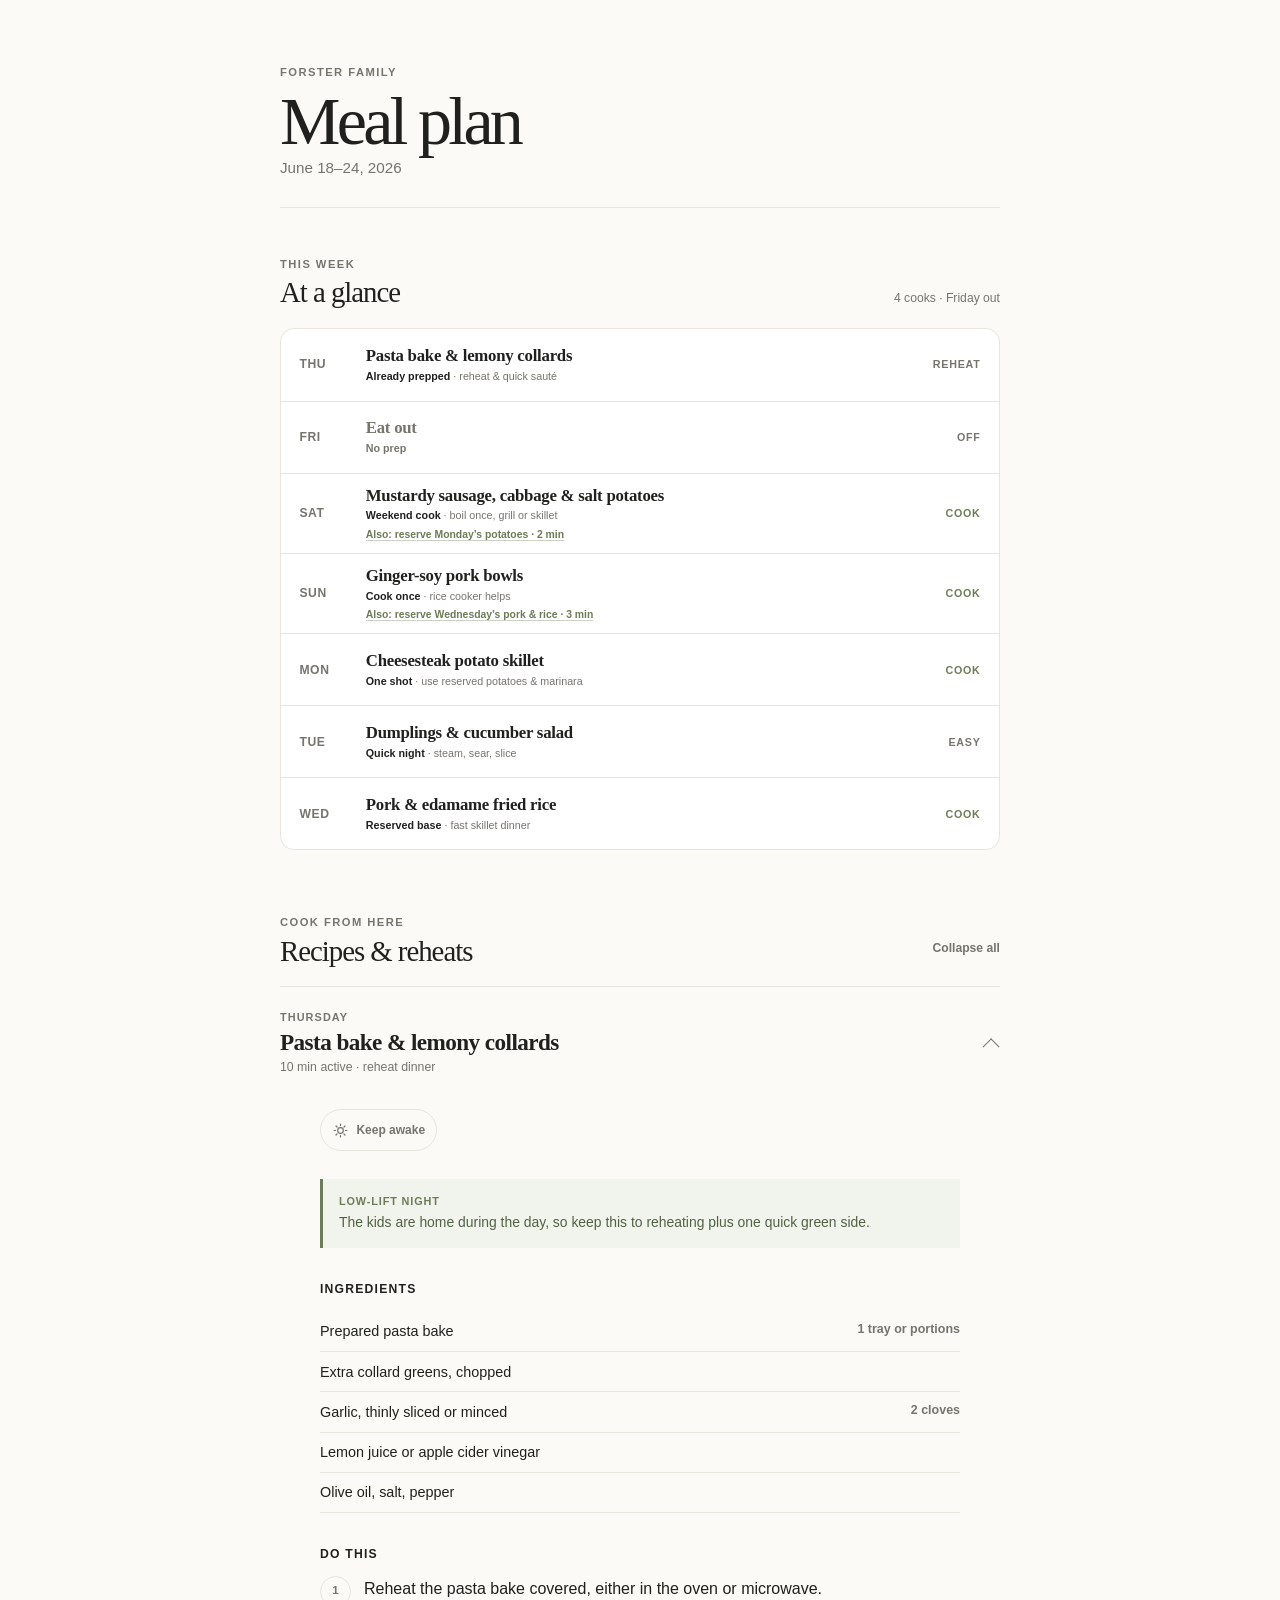
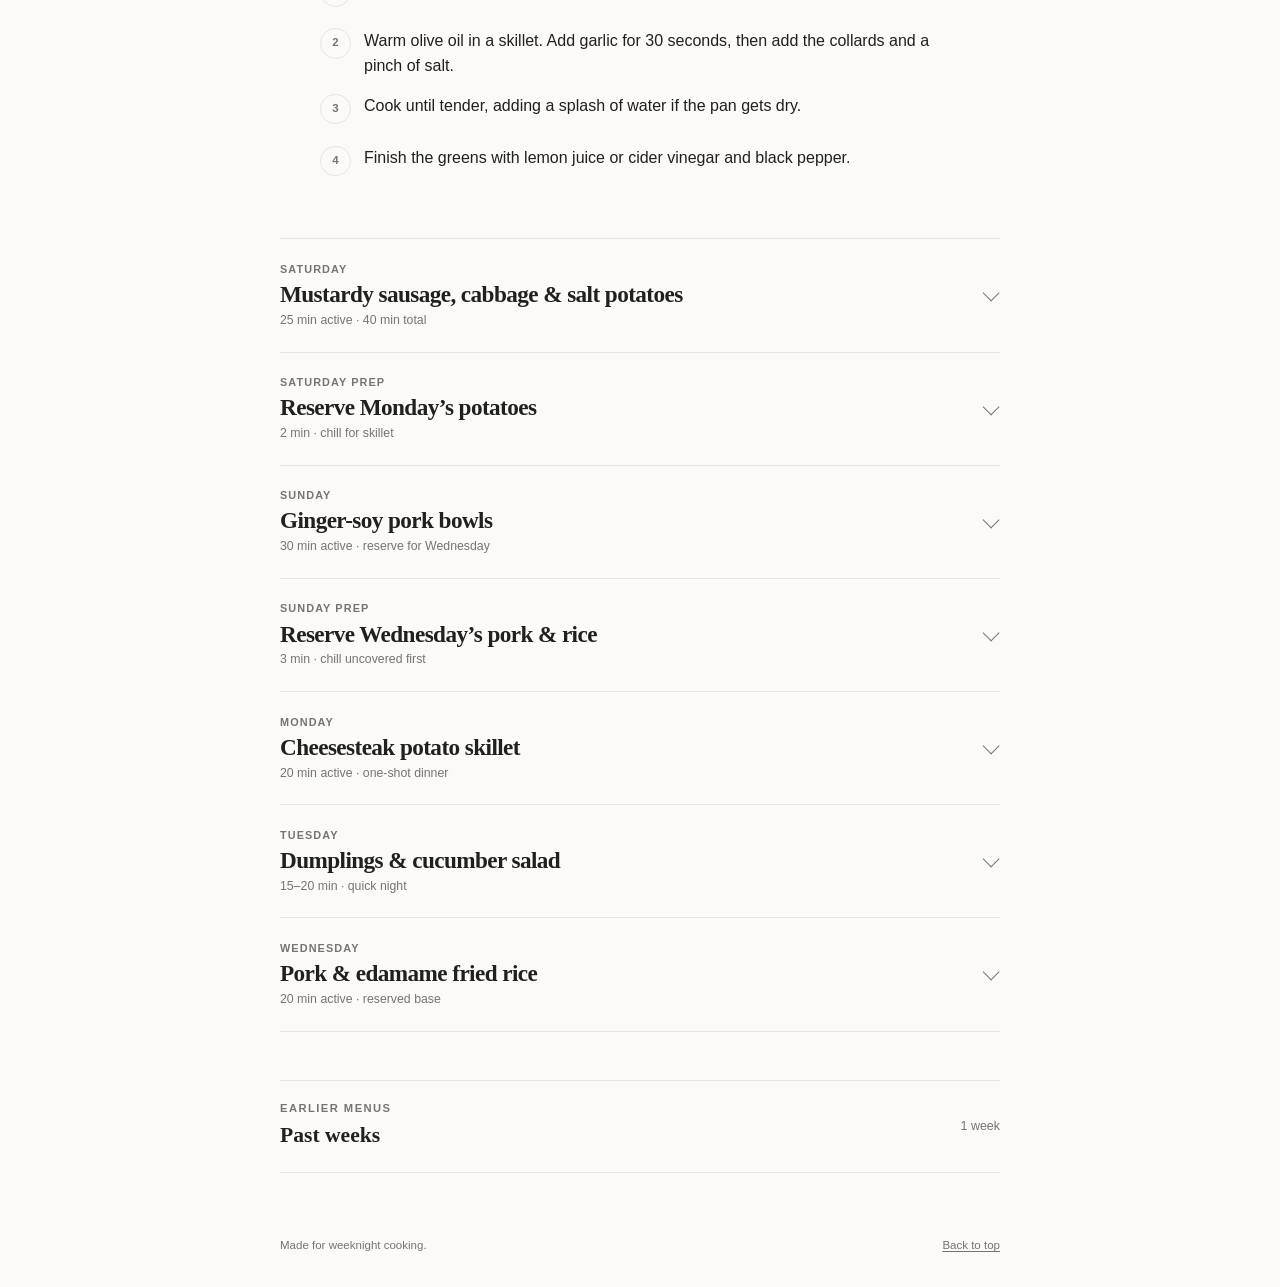
<file: index.html>
<!doctype html>
<html lang="en">
  <head>
    <meta charset="utf-8">
    <meta name="viewport" content="width=device-width, initial-scale=1">
    <meta name="theme-color" content="#fbfaf7">
    <meta name="apple-mobile-web-app-capable" content="yes">
    <meta name="apple-mobile-web-app-status-bar-style" content="default">
    <meta name="apple-mobile-web-app-title" content="Meal Plan">
    <meta name="description" content="The Forster family meal plan for the week.">
    <title>Meal Plan · June 18–24</title>
    <link rel="icon" href="icon.svg" type="image/svg+xml">
    <link rel="apple-touch-icon" sizes="180x180" href="apple-touch-icon.png">
    <link rel="manifest" href="site.webmanifest">
    <link rel="stylesheet" href="styles.css">
    <script src="app.js" defer></script>
  </head>
  <body>
    <header class="site-header">
      <div>
        <p class="eyebrow">Forster family</p>
        <h1>Meal plan</h1>
        <p class="week-dates">June 18–24, 2026</p>
      </div>
    </header>

    <main>
      <section aria-labelledby="week-overview">
        <div class="section-heading">
          <div>
            <p class="eyebrow">This week</p>
            <h2 id="week-overview">At a glance</h2>
          </div>
          <p class="section-note">4 cooks · Friday out</p>
        </div>

        <nav class="day-list" aria-label="Jump to a day's meal">
          <a class="day-row" data-date="2026-06-18" href="#thursday">
            <span class="day-name">Thu</span>
            <span class="day-details">
              <span class="day-meal">Pasta bake &amp; lemony collards</span>
              <span class="day-timing"><strong>Already prepped</strong> · reheat &amp; quick sauté</span>
            </span>
            <span class="day-action">Reheat</span>
          </a>
          <div class="day-row day-off" data-date="2026-06-19">
            <span class="day-name">Fri</span>
            <span class="day-details">
              <span class="day-meal">Eat out</span>
              <span class="day-timing"><strong>No prep</strong></span>
            </span>
            <span class="day-action">Off</span>
          </div>
          <div class="day-row" data-date="2026-06-20">
            <span class="day-name">Sat</span>
            <span class="day-details">
              <a class="day-meal day-meal-link" href="#saturday">Mustardy sausage, cabbage &amp; salt potatoes</a>
              <span class="day-timing"><strong>Weekend cook</strong> · boil once, grill or skillet</span>
              <a class="day-extra" href="#saturday-potato-prep"><strong>Also:</strong> reserve Monday’s potatoes · 2 min</a>
            </span>
            <span class="day-action cook">Cook</span>
          </div>
          <div class="day-row" data-date="2026-06-21">
            <span class="day-name">Sun</span>
            <span class="day-details">
              <a class="day-meal day-meal-link" href="#sunday">Ginger-soy pork bowls</a>
              <span class="day-timing"><strong>Cook once</strong> · rice cooker helps</span>
              <a class="day-extra" href="#sunday-fried-rice-prep"><strong>Also:</strong> reserve Wednesday’s pork &amp; rice · 3 min</a>
            </span>
            <span class="day-action cook">Cook</span>
          </div>
          <a class="day-row" data-date="2026-06-22" href="#monday">
            <span class="day-name">Mon</span>
            <span class="day-details">
              <span class="day-meal">Cheesesteak potato skillet</span>
              <span class="day-timing"><strong>One shot</strong> · use reserved potatoes &amp; marinara</span>
            </span>
            <span class="day-action cook">Cook</span>
          </a>
          <a class="day-row" data-date="2026-06-23" href="#tuesday">
            <span class="day-name">Tue</span>
            <span class="day-details">
              <span class="day-meal">Dumplings &amp; cucumber salad</span>
              <span class="day-timing"><strong>Quick night</strong> · steam, sear, slice</span>
            </span>
            <span class="day-action">Easy</span>
          </a>
          <a class="day-row" data-date="2026-06-24" href="#wednesday">
            <span class="day-name">Wed</span>
            <span class="day-details">
              <span class="day-meal">Pork &amp; edamame fried rice</span>
              <span class="day-timing"><strong>Reserved base</strong> · fast skillet dinner</span>
            </span>
            <span class="day-action cook">Cook</span>
          </a>
        </nav>
      </section>

      <section class="recipes" aria-labelledby="recipes-title">
        <div class="section-heading">
          <div>
            <p class="eyebrow">Cook from here</p>
            <h2 id="recipes-title">Recipes &amp; reheats</h2>
          </div>
          <button class="text-button" id="collapse-button" type="button">Collapse all</button>
        </div>
        <button class="wake-button" id="wake-button" type="button" hidden>
          <svg aria-hidden="true" viewBox="0 0 24 24">
            <path d="M12 3v2m6.36.64-1.42 1.42M21 12h-2M5 12H3m4.06-4.94L5.64 5.64M12 8a4 4 0 1 1 0 8 4 4 0 0 1 0-8Zm0 11v2m4.94-4.06 1.42 1.42m-11.3-1.42-1.42 1.42"/>
          </svg>
          <span>Keep awake</span>
        </button>

        <details class="recipe compact" id="thursday" data-date="2026-06-18" open>
          <summary>
            <span class="summary-day">Thursday</span>
            <span class="summary-title">Pasta bake &amp; lemony collards</span>
            <span class="summary-meta">10 min active · reheat dinner</span>
          </summary>
          <div class="recipe-body">
            <div class="recipe-note">
              <strong>Low-lift night</strong>
              The kids are home during the day, so keep this to reheating plus one quick green side.
            </div>
            <h3>Ingredients</h3>
            <ul class="ingredients">
              <li><span>Prepared pasta bake</span><strong>1 tray or portions</strong></li>
              <li><span>Extra collard greens, chopped</span></li>
              <li><span>Garlic, thinly sliced or minced</span><strong>2 cloves</strong></li>
              <li><span>Lemon juice or apple cider vinegar</span></li>
              <li><span>Olive oil, salt, pepper</span></li>
            </ul>
            <h3>Do this</h3>
            <ol class="steps">
              <li>Reheat the pasta bake covered, either in the oven or microwave.</li>
              <li>Warm olive oil in a skillet. Add garlic for 30 seconds, then add the collards and a pinch of salt.</li>
              <li>Cook until tender, adding a splash of water if the pan gets dry.</li>
              <li>Finish the greens with lemon juice or cider vinegar and black pepper.</li>
            </ol>
          </div>
        </details>

        <details class="recipe" id="saturday" data-date="2026-06-20">
          <summary>
            <span class="summary-day">Saturday</span>
            <span class="summary-title">Mustardy sausage, cabbage &amp; salt potatoes</span>
            <span class="summary-meta">25 min active · 40 min total</span>
          </summary>
          <div class="recipe-body">
            <div class="recipe-note">
              <strong>Before serving</strong>
              Reserve about 2 lb cooked potatoes for Monday’s cheesesteak skillet.
            </div>
            <h3>Ingredients</h3>
            <ul class="ingredients">
              <li><span>Salt potatoes</span><strong>5 lb bag</strong></li>
              <li><span>Sweet sausage</span><strong>4 links</strong></li>
              <li><span>Spicy sausage</span><strong>4 links</strong></li>
              <li><span>Green cabbage, cut into wedges or thick slices</span><strong>about half the head</strong></li>
              <li><span>Dijon mustard</span><strong>1/4 cup</strong></li>
              <li><span>Apple cider vinegar or lemon juice</span><strong>3 tbsp</strong></li>
              <li><span>Honey</span><strong>1 tbsp</strong></li>
              <li><span>Fresh dill, chopped</span><strong>optional but good</strong></li>
              <li><span>Butter or olive oil, salt, pepper</span></li>
            </ul>
            <h3>Do this</h3>
            <ol class="steps">
              <li><strong>Thaw sausage ahead.</strong> Move it to the fridge Friday or Saturday morning.</li>
              <li>Cook the full bag of salt potatoes in a large pot according to the bag directions. Drain and toss with butter or olive oil.</li>
              <li>Whisk Dijon, vinegar or lemon, honey, dill, black pepper, and enough olive oil to loosen it. Keep the sauce on the side for the kids.</li>
              <li>Grill or skillet-cook the sweet and spicy sausages, keeping them easy to tell apart.</li>
              <li>Grill the cabbage wedges or sear them in a wide skillet until browned and tender-crisp. Season with salt and pepper.</li>
              <li>Serve sausage, cabbage, and potatoes with the mustard sauce. Reserve Monday’s potatoes before seconds.</li>
            </ol>
          </div>
        </details>

        <details class="recipe prep-recipe" id="saturday-potato-prep" data-date="2026-06-20">
          <summary>
            <span class="summary-day">Saturday prep</span>
            <span class="summary-title">Reserve Monday’s potatoes</span>
            <span class="summary-meta">2 min · chill for skillet</span>
          </summary>
          <div class="recipe-body">
            <h3>Do this</h3>
            <ol class="steps">
              <li>Before serving or right after dinner, set aside about 2 lb cooked salt potatoes.</li>
              <li>Cool, cover, and refrigerate. They will crisp better Monday if they are cold.</li>
            </ol>
            <p><a class="inline-link" href="#monday">Use them in Monday’s cheesesteak potato skillet</a></p>
          </div>
        </details>

        <details class="recipe" id="sunday" data-date="2026-06-21">
          <summary>
            <span class="summary-day">Sunday</span>
            <span class="summary-title">Ginger-soy pork bowls</span>
            <span class="summary-meta">30 min active · reserve for Wednesday</span>
          </summary>
          <div class="recipe-body">
            <div class="recipe-note">
              <strong>Cook in batches</strong>
              Three pounds of ground pork will brown better in two skillets or two batches.
            </div>
            <h3>Ingredients</h3>
            <ul class="ingredients">
              <li><span>Ground pork</span><strong>3 lb</strong></li>
              <li><span>Rice</span><strong>3 cups dry</strong></li>
              <li><span>Frozen in-shell edamame</span></li>
              <li><span>Green cabbage, thinly sliced</span><strong>remaining half head</strong></li>
              <li><span>Cucumbers, sliced</span><strong>2</strong></li>
              <li><span>Scallions, sliced</span><strong>1 bunch</strong></li>
              <li><span>Garlic, minced</span><strong>4 cloves</strong></li>
              <li><span>Fresh ginger, grated</span><strong>2 tbsp</strong></li>
              <li><span>Soy sauce</span><strong>1/2 cup</strong></li>
              <li><span>Rice vinegar</span><strong>1/4 cup</strong></li>
              <li><span>Brown sugar or honey</span><strong>2 tbsp</strong></li>
              <li><span>Sesame oil</span><strong>1 tbsp</strong></li>
              <li><span>Lime juice, chili crisp</span><strong>for serving</strong></li>
            </ul>
            <h3>Do this</h3>
            <ol class="steps">
              <li>Start the rice. Cook enough to serve tonight and reserve 4 cups cooked rice for Wednesday.</li>
              <li>Stir together soy sauce, rice vinegar, brown sugar or honey, sesame oil, garlic, and ginger.</li>
              <li>Brown the pork in two skillets or in batches. Pour off excess fat if needed.</li>
              <li>Add the sauce and simmer 2–3 minutes, until glossy and well-coated.</li>
              <li>Steam the edamame. Toss cabbage, cucumbers, and scallions with lime juice, a little rice vinegar, salt, and a drizzle of sesame oil.</li>
              <li>Serve pork over rice with edamame and crunchy vegetables. Add chili crisp at the table.</li>
            </ol>
          </div>
        </details>

        <details class="recipe prep-recipe" id="sunday-fried-rice-prep" data-date="2026-06-21">
          <summary>
            <span class="summary-day">Sunday prep</span>
            <span class="summary-title">Reserve Wednesday’s pork &amp; rice</span>
            <span class="summary-meta">3 min · chill uncovered first</span>
          </summary>
          <div class="recipe-body">
            <h3>Do this</h3>
            <ol class="steps">
              <li>Set aside about 1 lb cooked pork and 4 cups cooked rice before serving dinner.</li>
              <li>Spread the rice in a shallow container so it cools quickly, then cover and refrigerate.</li>
              <li>Refrigerate the pork separately so Wednesday’s fried rice comes together fast.</li>
            </ol>
            <p><a class="inline-link" href="#wednesday">Use this base in Wednesday’s fried rice</a></p>
          </div>
        </details>

        <details class="recipe" id="monday" data-date="2026-06-22">
          <summary>
            <span class="summary-day">Monday</span>
            <span class="summary-title">Cheesesteak potato skillet</span>
            <span class="summary-meta">20 min active · one-shot dinner</span>
          </summary>
          <div class="recipe-body">
            <h3>Ingredients</h3>
            <ul class="ingredients">
              <li><span>Reserved cooked salt potatoes, smashed or halved</span><strong>about 2 lb</strong></li>
              <li><span>Frozen Steak-umms</span><strong>about 1½–2 lb</strong></li>
              <li><span>Bell peppers, sliced</span><strong>2</strong></li>
              <li><span>Onion, sliced</span><strong>1</strong></li>
              <li><span>Provolone</span><strong>6–8 slices</strong></li>
              <li><span>Open jar marinara</span><strong>for spooning or dipping</strong></li>
              <li><span>Olive oil, garlic powder, oregano, salt, pepper</span></li>
            </ul>
            <h3>Do this</h3>
            <ol class="steps">
              <li>Crisp the cold potatoes in a large skillet with oil, salt, pepper, and garlic powder. Move to a plate.</li>
              <li>Cook peppers and onions in the same skillet until browned and tender.</li>
              <li>Add Steak-umms and cook, breaking them up as they soften. Season lightly with oregano and pepper.</li>
              <li>Return potatoes to the skillet. Top with provolone and cover briefly until melted.</li>
              <li>Warm marinara and serve it spooned over adult portions or alongside for dipping.</li>
            </ol>
            <p><a class="inline-link" href="#saturday-potato-prep">See Saturday’s potato prep</a></p>
          </div>
        </details>

        <details class="recipe compact" id="tuesday" data-date="2026-06-23">
          <summary>
            <span class="summary-day">Tuesday</span>
            <span class="summary-title">Dumplings &amp; cucumber salad</span>
            <span class="summary-meta">15–20 min · quick night</span>
          </summary>
          <div class="recipe-body">
            <h3>Ingredients</h3>
            <ul class="ingredients">
              <li><span>Frozen dumplings</span></li>
              <li><span>Cucumbers, thinly sliced</span><strong>2</strong></li>
              <li><span>Frozen in-shell edamame</span><strong>optional side</strong></li>
              <li><span>Cooked rice</span><strong>optional side</strong></li>
              <li><span>Fruit or raw bell peppers</span><strong>optional kid side</strong></li>
              <li><span>Soy sauce</span><strong>3 tbsp</strong></li>
              <li><span>Rice vinegar</span><strong>2 tbsp</strong></li>
              <li><span>Sesame oil</span><strong>1 tsp</strong></li>
              <li><span>Honey or sugar</span><strong>1 tsp</strong></li>
              <li><span>Sesame seeds, scallions, chili crisp</span><strong>optional</strong></li>
            </ul>
            <h3>Do this</h3>
            <ol class="steps">
              <li>Cook dumplings from frozen according to the package. Steam-and-sear is ideal if the package gives that option.</li>
              <li>Whisk soy sauce, rice vinegar, sesame oil, and honey or sugar.</li>
              <li>Toss cucumbers with the dressing. Add sesame seeds and scallions if using.</li>
              <li>Heat edamame, rice, fruit, or raw vegetables as needed so dinner feels complete without much work.</li>
              <li>Serve chili crisp or extra soy-sesame dressing for adults.</li>
            </ol>
          </div>
        </details>

        <details class="recipe" id="wednesday" data-date="2026-06-24">
          <summary>
            <span class="summary-day">Wednesday</span>
            <span class="summary-title">Pork &amp; edamame fried rice</span>
            <span class="summary-meta">20 min active · reserved base</span>
          </summary>
          <div class="recipe-body">
            <h3>Ingredients</h3>
            <ul class="ingredients">
              <li><span>Reserved cooked rice, cold</span><strong>about 4 cups</strong></li>
              <li><span>Reserved ginger-soy pork</span><strong>about 1 lb</strong></li>
              <li><span>Eggs</span><strong>4</strong></li>
              <li><span>Edamame, shelled after steaming</span><strong>1–2 cups</strong></li>
              <li><span>Scallions, sliced</span></li>
              <li><span>Soy sauce</span><strong>2–3 tbsp</strong></li>
              <li><span>Rice vinegar</span><strong>1 tbsp</strong></li>
              <li><span>Sesame oil</span><strong>1 tsp</strong></li>
              <li><span>Chili crisp</span><strong>for adults</strong></li>
            </ul>
            <h3>Do this</h3>
            <ol class="steps">
              <li>Scramble eggs in a hot skillet or wok, then move them to a plate.</li>
              <li>Add oil and the cold rice. Let it sit briefly so some grains crisp, then stir-fry.</li>
              <li>Add pork and edamame; cook until hot.</li>
              <li>Season with soy sauce, rice vinegar, and sesame oil. Fold eggs back in.</li>
              <li>Finish with scallions. Add chili crisp at the table.</li>
            </ol>
            <p><a class="inline-link" href="#sunday-fried-rice-prep">See Sunday’s fried-rice prep</a></p>
          </div>
        </details>
      </section>

      <section class="archive-section" aria-labelledby="archive-title">
        <details class="archive">
          <summary>
            <span>
              <span class="eyebrow">Earlier menus</span>
              <span class="archive-title" id="archive-title">Past weeks</span>
            </span>
            <span class="archive-count">1 week</span>
          </summary>
          <p><a class="inline-link" href="archive/2026-06-11-to-2026-06-17.html">June 11–17, 2026</a></p>
        </details>
      </section>
    </main>

    <footer>
      <p>Made for weeknight cooking.</p>
      <a href="#week-overview">Back to top</a>
    </footer>
  </body>
</html>
</file>
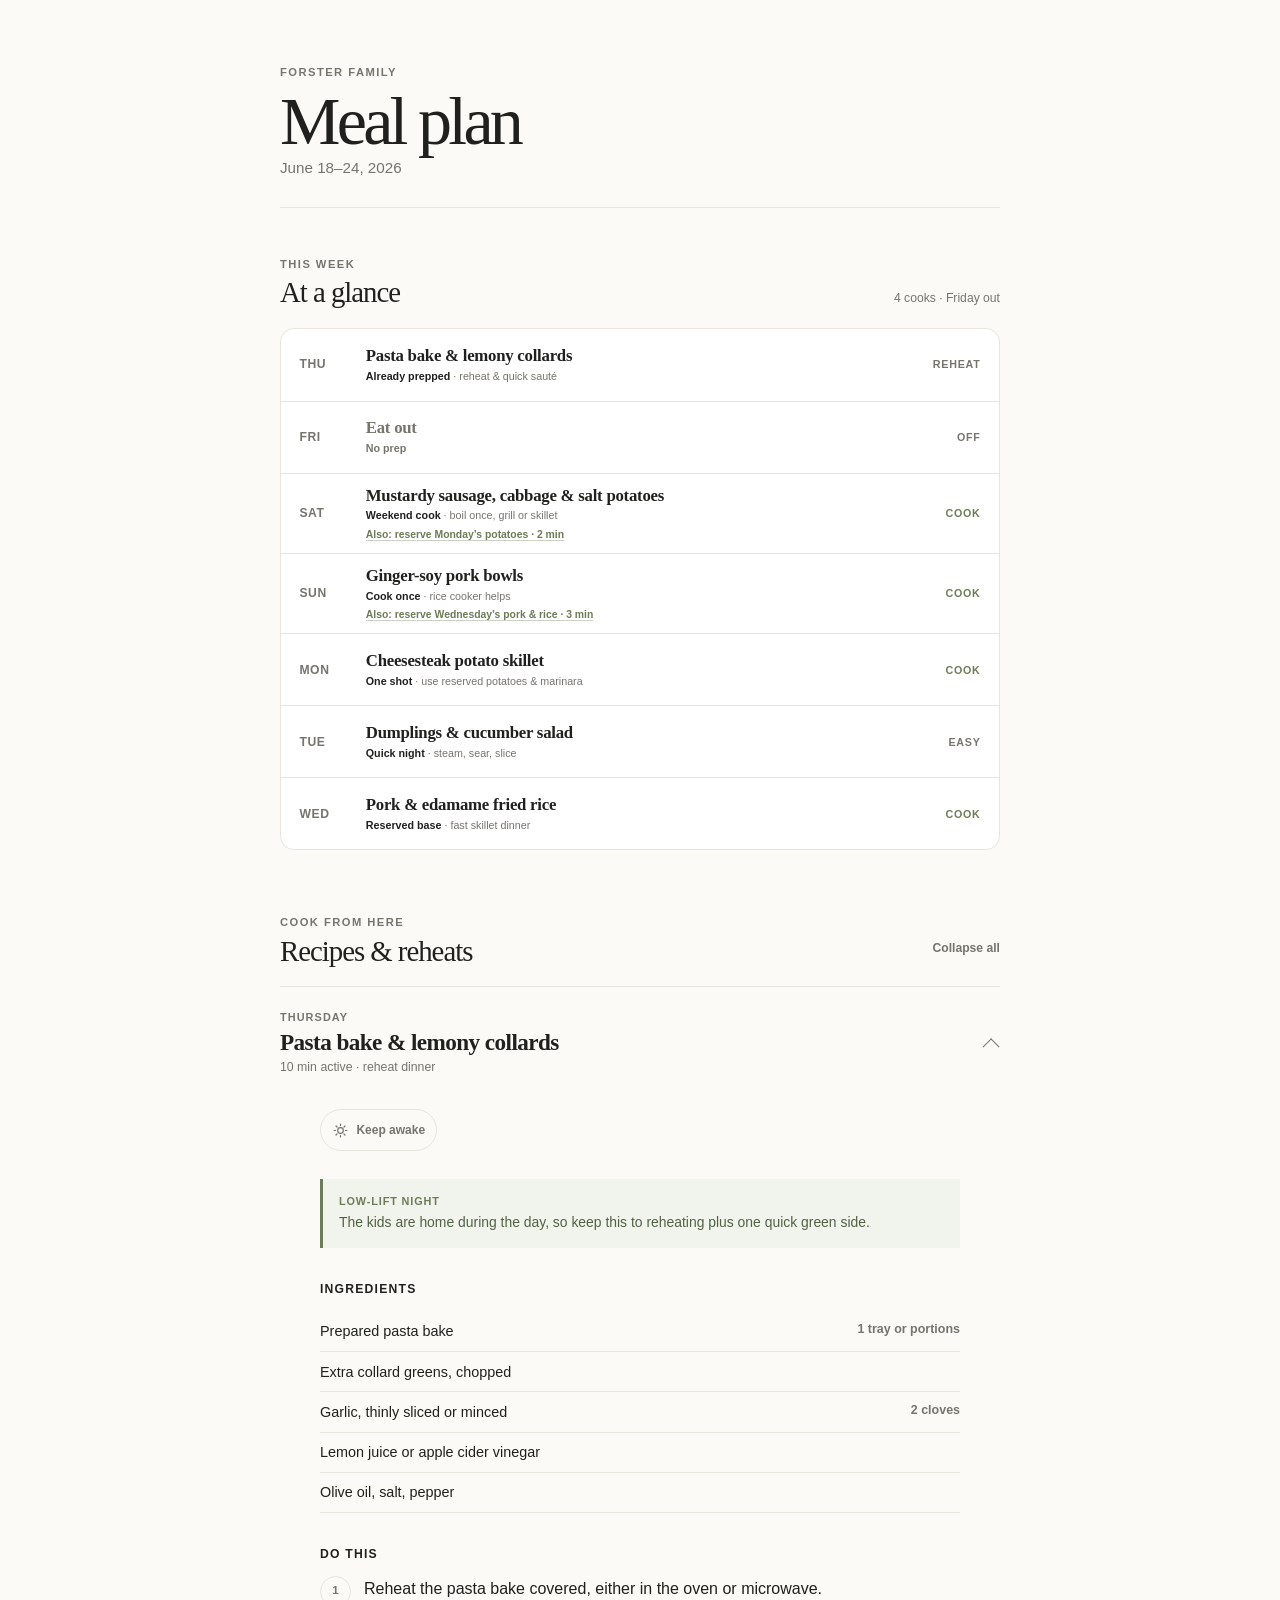
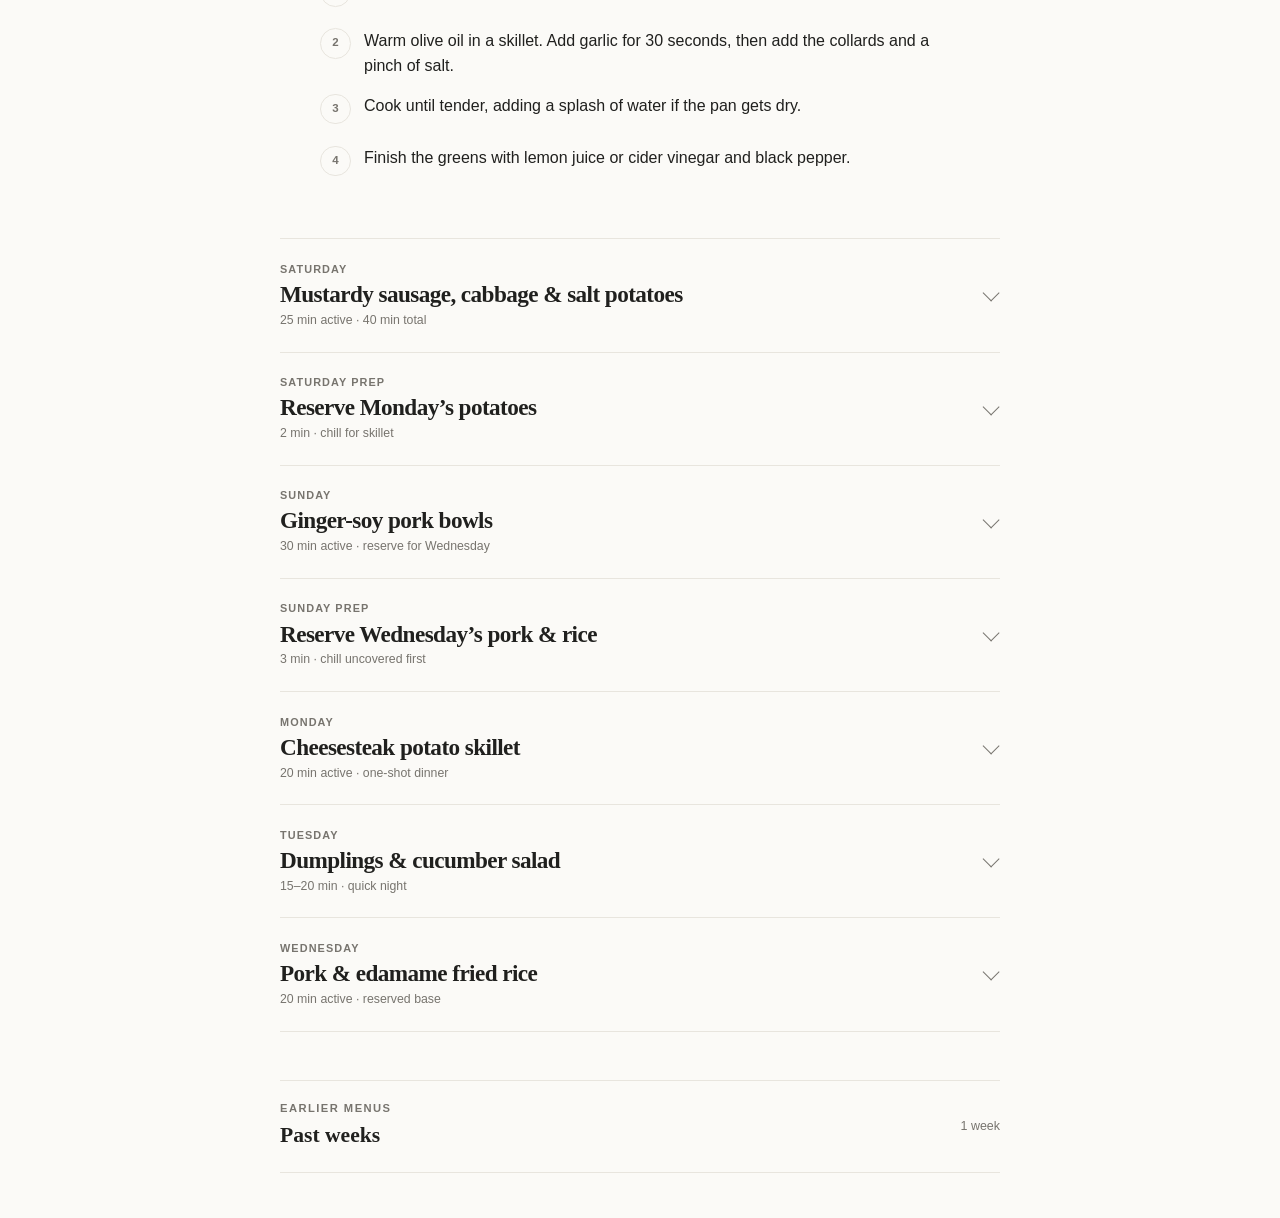
<file: next/index.html>
<!doctype html>
<html lang="en">
  <head>
    <meta charset="utf-8">
    <meta name="viewport" content="width=device-width, initial-scale=1">
    <meta http-equiv="refresh" content="0; url=../">
    <meta name="robots" content="noindex">
    <title>Meal Plan · Current Week</title>
    <link rel="canonical" href="../">
    <link rel="stylesheet" href="../styles.css">
  </head>
  <body>
    <header class="site-header">
      <div>
        <p class="eyebrow">Forster family</p>
        <h1>Meal plan</h1>
        <p class="week-dates">This week is now live.</p>
        <a class="header-link" href="../">go to current week</a>
      </div>
    </header>
  </body>
</html>
</file>
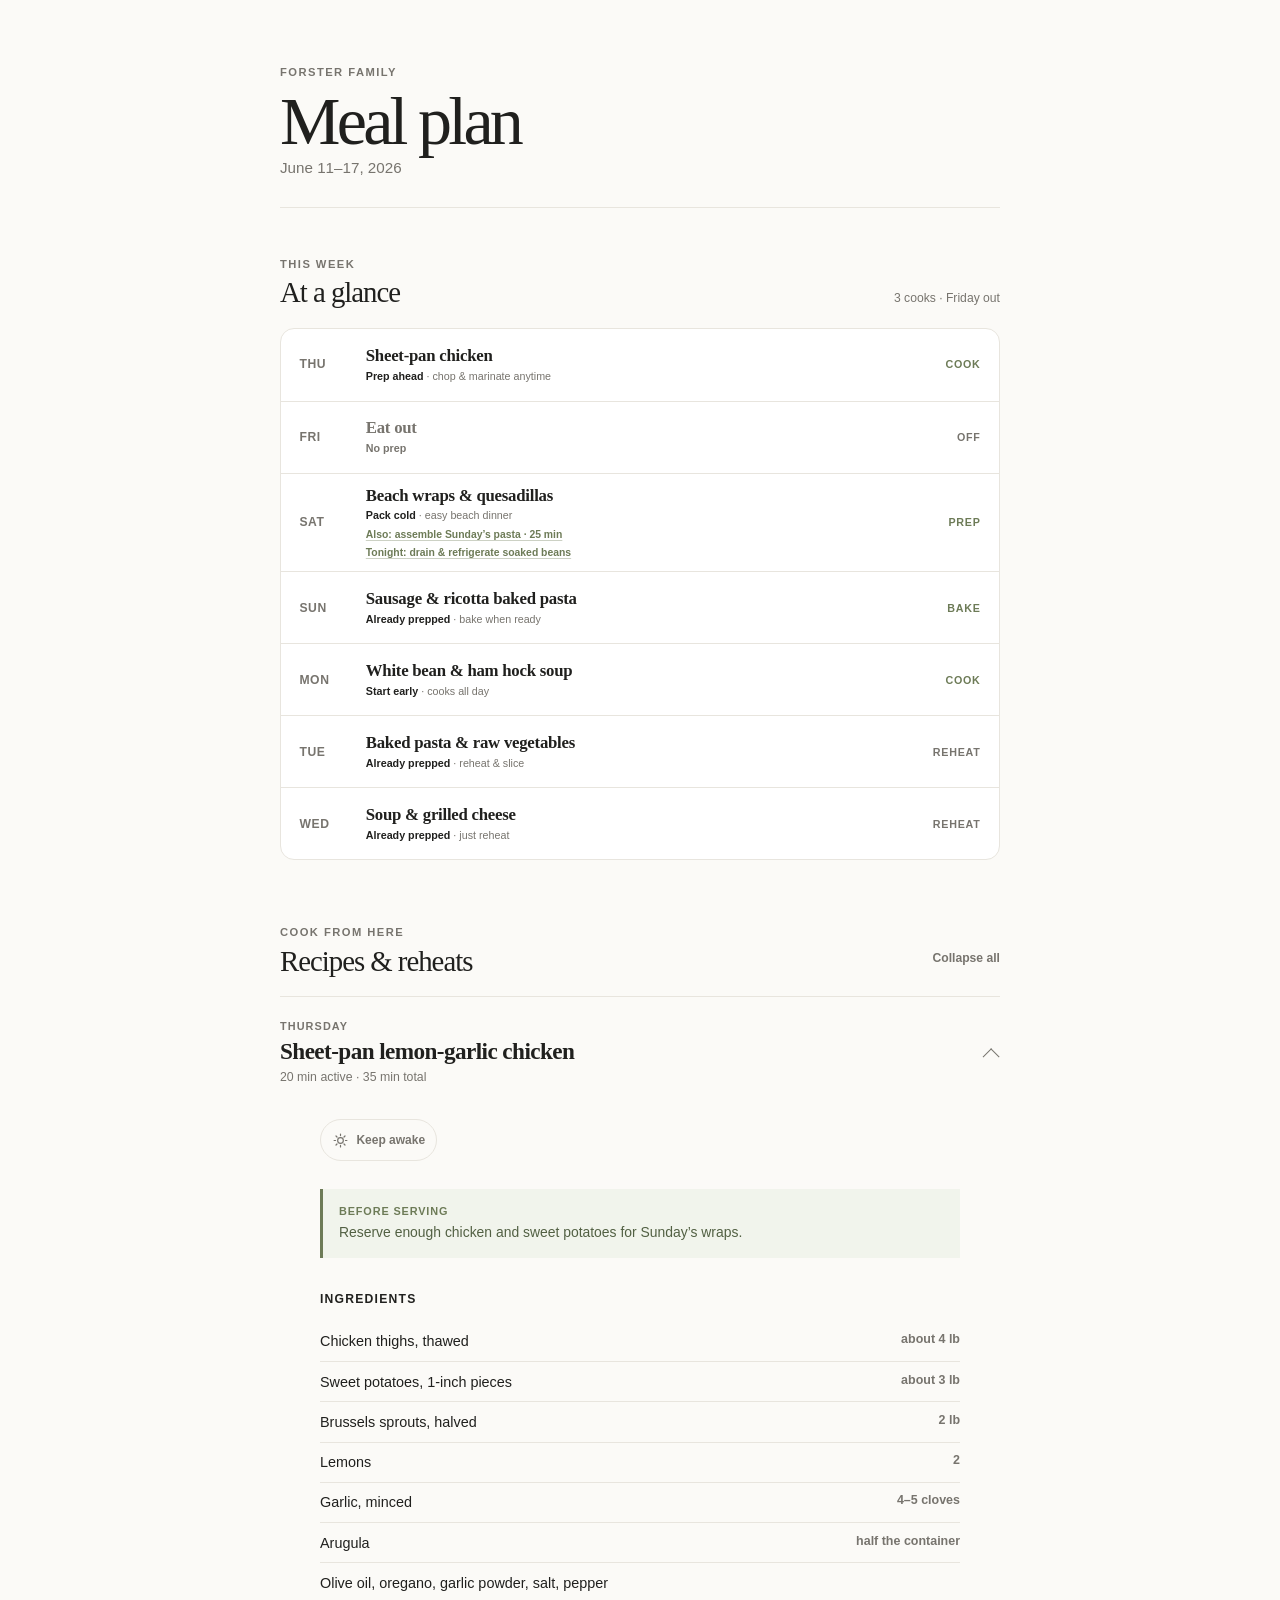
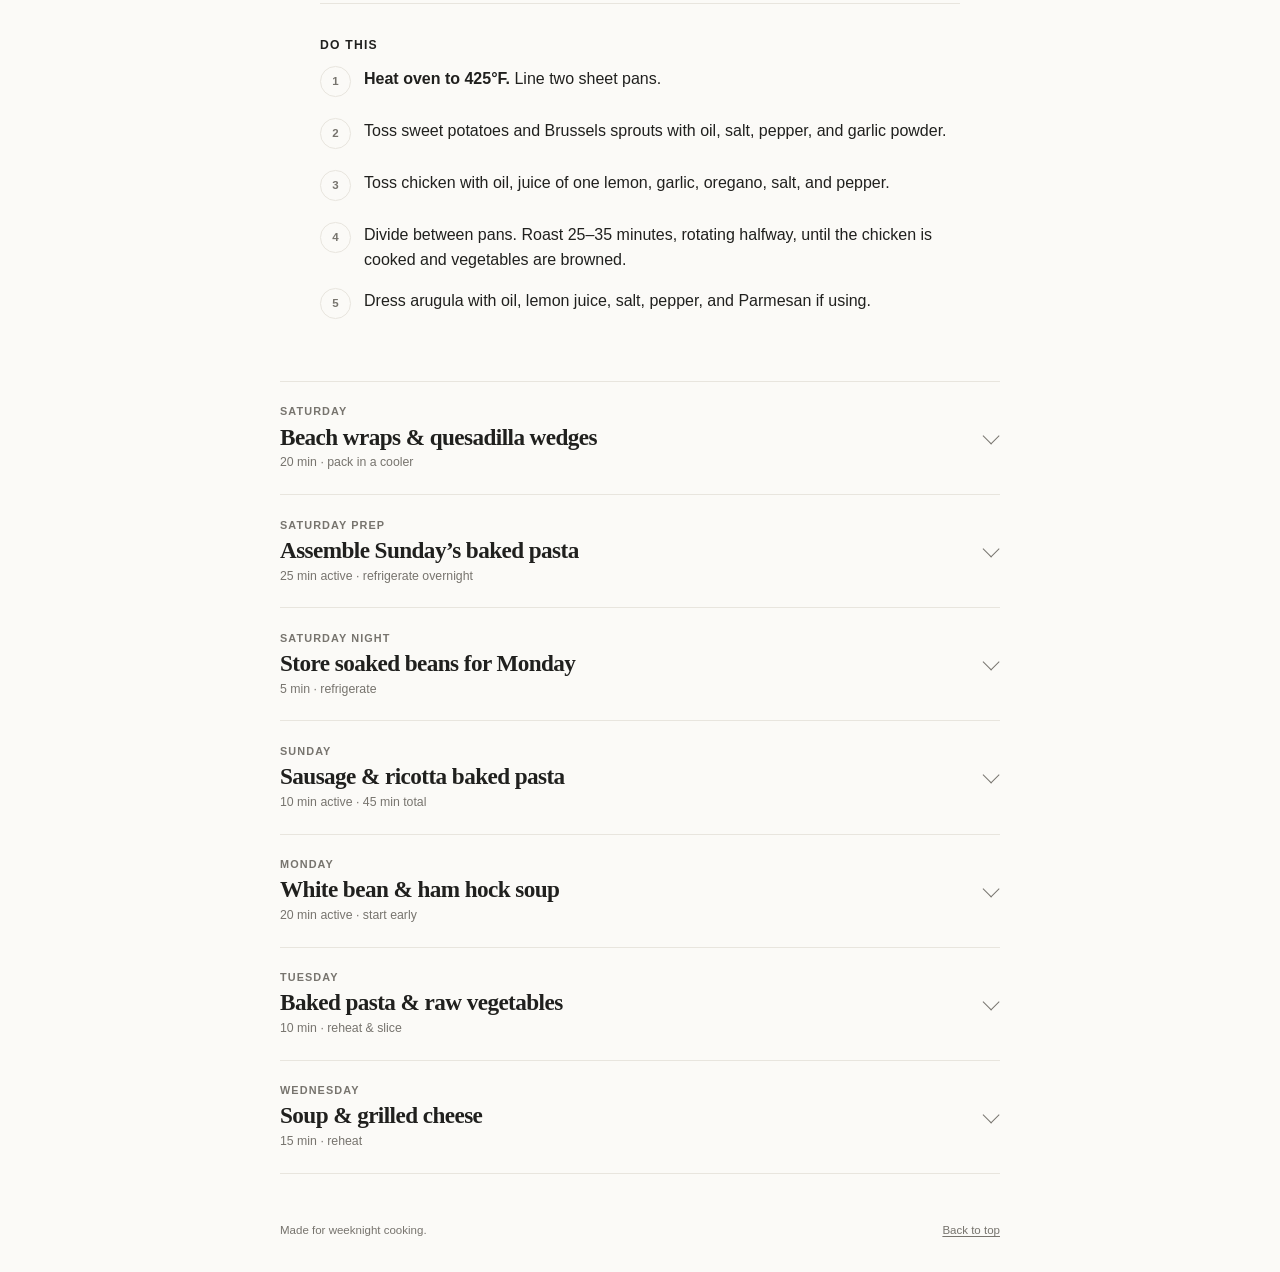
<file: archive/2026-06-11-to-2026-06-17.html>
<!doctype html>
<html lang="en">
  <head>
    <meta charset="utf-8">
    <meta name="viewport" content="width=device-width, initial-scale=1">
    <meta name="theme-color" content="#fbfaf7">
    <meta name="apple-mobile-web-app-capable" content="yes">
    <meta name="apple-mobile-web-app-status-bar-style" content="default">
    <meta name="apple-mobile-web-app-title" content="Meal Plan">
    <meta name="description" content="The Forster family meal plan for the week.">
    <title>Meal Plan · June 11–17</title>
    <link rel="icon" href="../icon.svg" type="image/svg+xml">
    <link rel="apple-touch-icon" sizes="180x180" href="../apple-touch-icon.png">
    <link rel="manifest" href="../site.webmanifest">
    <link rel="stylesheet" href="../styles.css">
    <script src="../app.js" defer></script>
  </head>
  <body>
    <header class="site-header">
      <div>
        <p class="eyebrow">Forster family</p>
        <h1>Meal plan</h1>
        <p class="week-dates">June 11–17, 2026</p>
      </div>
    </header>

    <main>
      <section aria-labelledby="week-overview">
        <div class="section-heading">
          <div>
            <p class="eyebrow">This week</p>
            <h2 id="week-overview">At a glance</h2>
          </div>
          <p class="section-note">3 cooks · Friday out</p>
        </div>

        <nav class="day-list" aria-label="Jump to a day's meal">
          <a class="day-row" data-date="2026-06-11" href="#thursday">
            <span class="day-name">Thu</span>
            <span class="day-details">
              <span class="day-meal">Sheet-pan chicken</span>
              <span class="day-timing"><strong>Prep ahead</strong> · chop &amp; marinate anytime</span>
            </span>
            <span class="day-action cook">Cook</span>
          </a>
          <div class="day-row day-off" data-date="2026-06-12">
            <span class="day-name">Fri</span>
            <span class="day-details">
              <span class="day-meal">Eat out</span>
              <span class="day-timing"><strong>No prep</strong></span>
            </span>
            <span class="day-action">Off</span>
          </div>
          <div class="day-row" data-date="2026-06-13">
            <span class="day-name">Sat</span>
            <span class="day-details">
              <a class="day-meal day-meal-link" href="#saturday">Beach wraps &amp; quesadillas</a>
              <span class="day-timing"><strong>Pack cold</strong> · easy beach dinner</span>
              <a class="day-extra" href="#saturday-pasta-prep"><strong>Also:</strong> assemble Sunday’s pasta · 25 min</a>
              <a class="day-extra" href="#saturday-bean-prep"><strong>Tonight:</strong> drain &amp; refrigerate soaked beans</a>
            </span>
            <span class="day-action cook">Prep</span>
          </div>
          <a class="day-row" data-date="2026-06-14" href="#sunday">
            <span class="day-name">Sun</span>
            <span class="day-details">
              <span class="day-meal">Sausage &amp; ricotta baked pasta</span>
              <span class="day-timing"><strong>Already prepped</strong> · bake when ready</span>
            </span>
            <span class="day-action cook">Bake</span>
          </a>
          <a class="day-row" data-date="2026-06-15" href="#monday">
            <span class="day-name">Mon</span>
            <span class="day-details">
              <span class="day-meal">White bean &amp; ham hock soup</span>
              <span class="day-timing"><strong>Start early</strong> · cooks all day</span>
            </span>
            <span class="day-action cook">Cook</span>
          </a>
          <a class="day-row" data-date="2026-06-16" href="#tuesday">
            <span class="day-name">Tue</span>
            <span class="day-details">
              <span class="day-meal">Baked pasta &amp; raw vegetables</span>
              <span class="day-timing"><strong>Already prepped</strong> · reheat &amp; slice</span>
            </span>
            <span class="day-action">Reheat</span>
          </a>
          <a class="day-row" data-date="2026-06-17" href="#wednesday">
            <span class="day-name">Wed</span>
            <span class="day-details">
              <span class="day-meal">Soup &amp; grilled cheese</span>
              <span class="day-timing"><strong>Already prepped</strong> · just reheat</span>
            </span>
            <span class="day-action">Reheat</span>
          </a>
        </nav>
      </section>

      <section class="recipes" aria-labelledby="recipes-title">
        <div class="section-heading">
          <div>
            <p class="eyebrow">Cook from here</p>
            <h2 id="recipes-title">Recipes &amp; reheats</h2>
          </div>
          <button class="text-button" id="collapse-button" type="button">Collapse all</button>
        </div>
        <button class="wake-button" id="wake-button" type="button" hidden>
          <svg aria-hidden="true" viewBox="0 0 24 24">
            <path d="M12 3v2m6.36.64-1.42 1.42M21 12h-2M5 12H3m4.06-4.94L5.64 5.64M12 8a4 4 0 1 1 0 8 4 4 0 0 1 0-8Zm0 11v2m4.94-4.06 1.42 1.42m-11.3-1.42-1.42 1.42"/>
          </svg>
          <span>Keep awake</span>
        </button>

        <details class="recipe" id="thursday" data-date="2026-06-11" open>
          <summary>
            <span class="summary-day">Thursday</span>
            <span class="summary-title">Sheet-pan lemon-garlic chicken</span>
            <span class="summary-meta">20 min active · 35 min total</span>
          </summary>
          <div class="recipe-body">
            <div class="recipe-note">
              <strong>Before serving</strong>
              Reserve enough chicken and sweet potatoes for Sunday’s wraps.
            </div>
            <h3>Ingredients</h3>
            <ul class="ingredients">
              <li><span>Chicken thighs, thawed</span><strong>about 4 lb</strong></li>
              <li><span>Sweet potatoes, 1-inch pieces</span><strong>about 3 lb</strong></li>
              <li><span>Brussels sprouts, halved</span><strong>2 lb</strong></li>
              <li><span>Lemons</span><strong>2</strong></li>
              <li><span>Garlic, minced</span><strong>4–5 cloves</strong></li>
              <li><span>Arugula</span><strong>half the container</strong></li>
              <li><span>Olive oil, oregano, garlic powder, salt, pepper</span></li>
            </ul>
            <h3>Do this</h3>
            <ol class="steps">
              <li><strong>Heat oven to 425°F.</strong> Line two sheet pans.</li>
              <li>Toss sweet potatoes and Brussels sprouts with oil, salt, pepper, and garlic powder.</li>
              <li>Toss chicken with oil, juice of one lemon, garlic, oregano, salt, and pepper.</li>
              <li>Divide between pans. Roast 25–35 minutes, rotating halfway, until the chicken is cooked and vegetables are browned.</li>
              <li>Dress arugula with oil, lemon juice, salt, pepper, and Parmesan if using.</li>
            </ol>
          </div>
        </details>

        <details class="recipe" id="saturday" data-date="2026-06-13">
          <summary>
            <span class="summary-day">Saturday</span>
            <span class="summary-title">Beach wraps &amp; quesadilla wedges</span>
            <span class="summary-meta">20 min · pack in a cooler</span>
          </summary>
          <div class="recipe-body">
            <h3>Ingredients</h3>
            <ul class="ingredients">
              <li><span>Reserved cooked chicken, chopped</span></li>
              <li><span>Reserved roasted sweet potatoes</span></li>
              <li><span>Arugula</span></li>
              <li><span>Tortillas</span></li>
              <li><span>Cheese</span></li>
              <li><span>Honey mustard or ranch</span></li>
              <li><span>Raw vegetables, fruit, ranch</span><strong>optional sides</strong></li>
            </ul>
            <h3>Adult wraps</h3>
            <ol class="steps">
              <li>Fill tortillas with chopped chicken, sweet potatoes, arugula, cheese, and a light amount of sauce.</li>
              <li>Wrap tightly and cut in half. Keep extra sauce separate so the wraps do not get soggy.</li>
            </ol>
            <h3>Kid quesadilla wedges</h3>
            <ol class="steps">
              <li>Fill tortillas with finely chopped chicken and cheese. Add a thin layer of mashed sweet potato if wanted.</li>
              <li>Pan-sear until crisp, cool slightly, and cut into easy-to-hold wedges.</li>
            </ol>
            <div class="recipe-note">
              <strong>Pack cold</strong>
              Keep wraps, quesadillas, cheese, chicken, and sauces in a cooler. Do not leave them unrefrigerated for more than two hours.
            </div>
          </div>
        </details>

        <details class="recipe prep-recipe" id="saturday-pasta-prep" data-date="2026-06-13">
          <summary>
            <span class="summary-day">Saturday prep</span>
            <span class="summary-title">Assemble Sunday’s baked pasta</span>
            <span class="summary-meta">25 min active · refrigerate overnight</span>
          </summary>
          <div class="recipe-body">
            <div class="recipe-note">
              <strong>Do ahead</strong>
              This batch needs two 9×13-inch baking dishes. Assemble both today so Sunday only requires baking.
            </div>
            <h3>Ingredients</h3>
            <ul class="ingredients">
              <li><span>Rigatoni plus penne</span><strong>2 lb total</strong></li>
              <li><span>Mild Italian sausage</span><strong>2 lb</strong></li>
              <li><span>Onion, diced</span><strong>1</strong></li>
              <li><span>Spinach</span><strong>8 oz</strong></li>
              <li><span>Marinara</span><strong>2 jars</strong></li>
              <li><span>Ricotta</span><strong>15 oz</strong></li>
              <li><span>Shredded mozzarella</span><strong>1 lb</strong></li>
              <li><span>Parmesan</span></li>
            </ul>
            <h3>Do this</h3>
            <ol class="steps">
              <li>Cook pasta 2 minutes less than its package directions. Drain.</li>
              <li>Spread about 1 cup from the <strong>second marinara jar</strong> across the bottoms of two 9×13-inch dishes.</li>
              <li>Brown sausage and onion. Drain excess grease, wilt in the spinach, then stir in the <strong>entire first marinara jar</strong>.</li>
              <li>Mix pasta, sauced sausage, ricotta, and half the mozzarella. Divide between the dishes.</li>
              <li>Spoon the <strong>remaining second marinara jar</strong> over the pasta. Top with remaining mozzarella and Parmesan.</li>
              <li>Cover and refrigerate until Sunday.</li>
            </ol>
          </div>
        </details>

        <details class="recipe prep-recipe" id="saturday-bean-prep" data-date="2026-06-13">
          <summary>
            <span class="summary-day">Saturday night</span>
            <span class="summary-title">Store soaked beans for Monday</span>
            <span class="summary-meta">5 min · refrigerate</span>
          </summary>
          <div class="recipe-body">
            <div class="recipe-note">
              <strong>After 8–12 hours soaking</strong>
              Drain and rinse the beans, then refrigerate promptly in a covered container at 40°F or colder.
            </div>
            <ol class="steps">
              <li>Drain and rinse the soaked beans thoroughly.</li>
              <li>Transfer to a covered container and refrigerate until Monday.</li>
              <li>Before cooking, discard the beans if they smell sour, feel slimy, or show unexpected bubbling.</li>
            </ol>
          </div>
        </details>

        <details class="recipe" id="sunday" data-date="2026-06-14">
          <summary>
            <span class="summary-day">Sunday</span>
            <span class="summary-title">Sausage &amp; ricotta baked pasta</span>
            <span class="summary-meta">10 min active · 45 min total</span>
          </summary>
          <div class="recipe-body">
            <ol class="steps">
              <li>Take Saturday’s assembled pasta out while the oven heats to <strong>375°F</strong>.</li>
              <li>Bake both dishes covered for about 30 minutes.</li>
              <li>Uncover and bake another 10–15 minutes, until bubbling and browned.</li>
              <li>Reserve enough pasta for Tuesday dinner and adult lunches.</li>
            </ol>
            <p><a class="inline-link" href="#saturday-pasta-prep">See Saturday’s assembly steps</a></p>
          </div>
        </details>

        <details class="recipe" id="monday" data-date="2026-06-15">
          <summary>
            <span class="summary-day">Monday</span>
            <span class="summary-title">White bean &amp; ham hock soup</span>
            <span class="summary-meta">20 min active · start early</span>
          </summary>
          <div class="recipe-body">
            <div class="recipe-note">
              <strong>Use all the collards</strong>
              The entire bunch goes into the soup. There are no leftover greens reserved for another dinner.
            </div>
            <h3>Ingredients</h3>
            <ul class="ingredients">
              <li><span>Cross-cut smoked ham hocks</span><strong>2½–3 lb / about 4–6 pieces</strong></li>
              <li><span>Soaked white beans, drained and refrigerated</span><strong>2 lb dry before soaking</strong></li>
              <li><span>Onions, diced</span><strong>2</strong></li>
              <li><span>Carrots, diced</span><strong>4</strong></li>
              <li><span>Celery stalks, diced</span><strong>4</strong></li>
              <li><span>Garlic, minced</span><strong>4–5 cloves</strong></li>
              <li><span>Prepared chicken broth</span><strong>8 cups</strong></li>
              <li><span>Collard greens, chopped</span><strong>entire large bunch</strong></li>
              <li><span>Cornbread mix</span><strong>2 boxes</strong></li>
              <li><span>Jalapeños, chopped</span><strong>for 1 cornbread</strong></li>
              <li><span>Bay leaves, thyme, black pepper</span></li>
            </ul>
            <h3>Do this</h3>
            <ol class="steps">
              <li>Sauté onions, carrots, and celery in oil for 8 minutes. Add garlic for the final minute.</li>
              <li>Add ham hocks, beans, broth, bay leaves, thyme, pepper, and enough water to cover.</li>
              <li><strong>Cook until tender:</strong> Instant Pot for 20–25 minutes plus natural release, or gently simmer on the stovetop for about 2–3 hours. Add more time if the ham hocks are not yet tender.</li>
              <li>Remove ham hocks. Shred the usable meat and return it to the soup.</li>
              <li>Stir in the entire bunch of collards and cook until tender. Taste before adding salt.</li>
              <li>Prepare both boxes of cornbread mix. Leave one plain for the kids and stir chopped jalapeños into the other before baking.</li>
            </ol>
            <div class="recipe-note">
              <strong>After dinner</strong>
              Refrigerate enough soup for Wednesday and lunches. Freeze excess if the batch is especially large.
            </div>
            <p><a class="inline-link" href="#saturday-bean-prep">See Saturday’s bean-storage steps</a></p>
          </div>
        </details>

        <details class="recipe compact" id="tuesday" data-date="2026-06-16">
          <summary>
            <span class="summary-day">Tuesday</span>
            <span class="summary-title">Baked pasta &amp; raw vegetables</span>
            <span class="summary-meta">10 min · reheat &amp; slice</span>
          </summary>
          <div class="recipe-body">
            <ol class="steps">
              <li>Reheat baked pasta, covered, in the oven or microwave.</li>
              <li>Slice bell peppers and cucumbers. Serve with ranch alongside the pasta.</li>
            </ol>
          </div>
        </details>

        <details class="recipe compact" id="wednesday" data-date="2026-06-17">
          <summary>
            <span class="summary-day">Wednesday</span>
            <span class="summary-title">Soup &amp; grilled cheese</span>
            <span class="summary-meta">15 min · reheat</span>
          </summary>
          <div class="recipe-body">
            <ol class="steps">
              <li>Reheat Monday’s soup gently, adding a little water or broth if it has thickened.</li>
              <li>Make grilled cheese sandwiches while the soup heats.</li>
              <li>Freeze any remaining soup that will not be eaten promptly.</li>
            </ol>
            <p><a class="inline-link" href="#monday">See Monday’s soup recipe</a></p>
          </div>
        </details>
      </section>
    </main>

    <footer>
      <p>Made for weeknight cooking.</p>
      <a href="#week-overview">Back to top</a>
    </footer>
  </body>
</html>
</file>
<file: styles.css>
:root {
  color-scheme: light;
  --paper: #fbfaf7;
  --surface: #ffffff;
  --ink: #20201e;
  --muted: #77746e;
  --line: #e8e5de;
  --accent: #a75f47;
  --accent-soft: #faf1ed;
  --info: #6d7b57;
  --info-ink: #526043;
  --info-soft: #f1f4ec;
  --radius: 14px;
  --content: 720px;
}

* {
  box-sizing: border-box;
}

html {
  scroll-behavior: smooth;
  scroll-padding-top: 1rem;
}

body {
  margin: 0;
  background: var(--paper);
  color: var(--ink);
  font-family: ui-sans-serif, -apple-system, BlinkMacSystemFont, "Segoe UI", sans-serif;
  font-size: 16px;
  line-height: 1.55;
  text-rendering: optimizeLegibility;
}

button,
summary {
  -webkit-tap-highlight-color: transparent;
}

a {
  color: inherit;
}

.site-header,
main,
footer {
  width: min(calc(100% - 2rem), var(--content));
  margin-inline: auto;
}

.site-header {
  padding: 2.25rem 0 1.75rem;
  border-bottom: 1px solid var(--line);
}

h1,
h2,
h3,
p {
  margin-top: 0;
}

h1 {
  margin-bottom: 0.15rem;
  font-family: ui-serif, Georgia, serif;
  font-size: clamp(2.45rem, 12vw, 4.25rem);
  font-weight: 500;
  letter-spacing: -0.055em;
  line-height: 0.95;
}

h2 {
  margin-bottom: 0;
  font-family: ui-serif, Georgia, serif;
  font-size: 1.8rem;
  font-weight: 500;
  letter-spacing: -0.035em;
  line-height: 1.1;
}

h3 {
  margin: 2rem 0 0.8rem;
  font-size: 0.76rem;
  font-weight: 750;
  letter-spacing: 0.1em;
  text-transform: uppercase;
}

.eyebrow {
  margin-bottom: 0.45rem;
  color: var(--muted);
  font-size: 0.7rem;
  font-weight: 750;
  letter-spacing: 0.13em;
  text-transform: uppercase;
}

.week-dates {
  margin-bottom: 0;
  color: var(--muted);
  font-size: 0.95rem;
}

.header-link {
  display: inline-block;
  margin-top: 0.55rem;
  color: var(--info);
  font-size: 0.74rem;
  font-weight: 650;
  text-decoration-color: color-mix(in srgb, var(--info) 38%, transparent);
  text-underline-offset: 0.18em;
}

.wake-button {
  flex: 0 0 auto;
  align-items: center;
  gap: 0.45rem;
  min-height: 42px;
  padding: 0.55rem 0.7rem;
  border: 1px solid var(--line);
  border-radius: 999px;
  background: transparent;
  color: var(--muted);
  cursor: pointer;
  font: inherit;
  font-size: 0.75rem;
  font-weight: 650;
}

.wake-button:not([hidden]) {
  display: inline-flex;
}

.wake-button svg {
  width: 17px;
  fill: none;
  stroke: currentColor;
  stroke-linecap: round;
  stroke-width: 1.7;
}

.wake-button.active {
  border-color: var(--info);
  background: var(--info-soft);
  color: var(--info);
}

main > section {
  padding-top: 3rem;
}

.section-heading {
  display: flex;
  align-items: end;
  justify-content: space-between;
  gap: 1rem;
  margin-bottom: 1.15rem;
}

.section-heading .eyebrow {
  margin-bottom: 0.25rem;
}

.section-note {
  margin-bottom: 0.1rem;
  color: var(--muted);
  font-size: 0.76rem;
}

.day-list {
  overflow: hidden;
  border: 1px solid var(--line);
  border-radius: var(--radius);
  background: var(--surface);
}

.day-row {
  display: grid;
  grid-template-columns: 3.4rem minmax(0, 1fr) auto;
  align-items: center;
  gap: 0.75rem;
  min-height: 72px;
  padding: 0.75rem 0.85rem;
  text-decoration: none;
}

.day-row + .day-row {
  border-top: 1px solid var(--line);
}

a.day-row {
  transition: background-color 120ms ease;
}

a.day-row:active {
  background: #f7f5f0;
}

.day-name {
  color: var(--muted);
  font-size: 0.76rem;
  font-weight: 750;
  letter-spacing: 0.05em;
  text-transform: uppercase;
}

.day-row.is-today .day-name {
  color: var(--accent);
}

.day-row.is-today {
  box-shadow: inset 3px 0 var(--accent);
}

.day-details {
  display: grid;
  min-width: 0;
  gap: 0.22rem;
}

.day-meal {
  min-width: 0;
  font-family: ui-serif, Georgia, serif;
  font-size: 1.05rem;
  font-weight: 600;
  letter-spacing: -0.015em;
  line-height: 1.2;
}

.day-meal-link {
  text-decoration: none;
}

.day-timing {
  color: var(--muted);
  font-size: 0.67rem;
  line-height: 1.25;
}

.day-timing strong {
  color: var(--ink);
  font-weight: 700;
}

.day-extra {
  margin-top: 0.12rem;
  color: var(--info);
  font-size: 0.65rem;
  font-weight: 600;
  line-height: 1.25;
  text-decoration-color: color-mix(in srgb, var(--info) 35%, transparent);
  text-underline-offset: 0.16em;
}

.day-extra strong {
  font-weight: 750;
}

.day-off .day-timing strong {
  color: var(--muted);
}

.day-action {
  color: var(--muted);
  font-size: 0.67rem;
  font-weight: 700;
  letter-spacing: 0.07em;
  text-transform: uppercase;
}

.day-action.cook {
  color: var(--info);
}

.day-off {
  color: var(--muted);
}

.recipes {
  padding-top: 4rem;
}

.text-button {
  min-height: 38px;
  padding: 0.4rem 0;
  border: 0;
  background: transparent;
  color: var(--muted);
  cursor: pointer;
  font: inherit;
  font-size: 0.76rem;
  font-weight: 650;
}

.recipe {
  position: relative;
  border-top: 1px solid var(--line);
}

.recipe:last-child {
  border-bottom: 1px solid var(--line);
}

.recipe summary {
  position: relative;
  display: grid;
  gap: 0.2rem;
  padding: 1.35rem 2.1rem 1.35rem 0;
  cursor: pointer;
  list-style: none;
}

.recipe.is-today summary {
  background: transparent;
}

.recipe summary::-webkit-details-marker {
  display: none;
}

.recipe summary::after {
  position: absolute;
  top: 50%;
  right: 0.2rem;
  width: 0.7rem;
  height: 0.7rem;
  border-right: 1.5px solid var(--muted);
  border-bottom: 1.5px solid var(--muted);
  content: "";
  transform: translateY(-65%) rotate(45deg);
  transition: transform 150ms ease;
}

.recipe[open] summary::after {
  transform: translateY(-20%) rotate(225deg);
}

.summary-day {
  color: var(--muted);
  font-size: 0.68rem;
  font-weight: 750;
  letter-spacing: 0.1em;
  text-transform: uppercase;
}

.recipe.is-today .summary-day {
  color: var(--accent);
}

.summary-title {
  font-family: ui-serif, Georgia, serif;
  font-size: 1.45rem;
  font-weight: 600;
  letter-spacing: -0.025em;
  line-height: 1.15;
}

.summary-meta {
  color: var(--muted);
  font-size: 0.77rem;
}

.recipe-body {
  width: 100%;
  padding: 0.65rem 0 2.5rem;
}

.recipe-body > .wake-button {
  margin: 0 0 1.2rem;
}

.recipe-body > :first-child {
  margin-top: 0;
}

.recipe-note {
  margin: 0.5rem 0 1.6rem;
  padding: 0.9rem 1rem;
  border-left: 3px solid var(--info);
  background: var(--info-soft);
  color: var(--info-ink);
  font-size: 0.87rem;
}

.recipe-note strong {
  display: block;
  margin-bottom: 0.15rem;
  color: var(--info);
  font-size: 0.68rem;
  letter-spacing: 0.08em;
  text-transform: uppercase;
}

.plan-note {
  margin: 0 0 1rem;
}

.ingredients {
  margin: 0;
  padding: 0;
  list-style: none;
}

.ingredients li {
  display: flex;
  justify-content: space-between;
  gap: 1rem;
  padding: 0.53rem 0;
  border-bottom: 1px solid var(--line);
  font-size: 0.9rem;
}

.ingredients strong {
  flex: 0 0 auto;
  color: var(--muted);
  font-size: 0.78rem;
  font-weight: 600;
  text-align: right;
}

.steps {
  margin: 0;
  padding: 0;
  counter-reset: steps;
  list-style: none;
}

.steps li {
  position: relative;
  min-height: 2.25rem;
  margin-bottom: 1rem;
  padding-left: 2.75rem;
  font-size: 1rem;
  line-height: 1.55;
  counter-increment: steps;
}

.steps li::before {
  position: absolute;
  top: -0.05rem;
  left: 0;
  display: grid;
  width: 1.8rem;
  height: 1.8rem;
  place-items: center;
  border: 1px solid var(--line);
  border-radius: 50%;
  color: var(--muted);
  content: counter(steps);
  font-size: 0.72rem;
  font-weight: 700;
}

.inline-link {
  color: var(--info);
  font-size: 0.85rem;
  font-weight: 650;
  text-underline-offset: 0.2em;
}

.archive-section {
  padding-bottom: 1rem;
}

.archive {
  border-top: 1px solid var(--line);
  border-bottom: 1px solid var(--line);
}

.archive summary {
  display: flex;
  align-items: center;
  justify-content: space-between;
  gap: 1rem;
  padding: 1.2rem 0;
  cursor: pointer;
  list-style: none;
}

.archive summary::-webkit-details-marker {
  display: none;
}

.archive .eyebrow {
  display: block;
  margin-bottom: 0.15rem;
}

.archive-title {
  display: block;
  font-family: ui-serif, Georgia, serif;
  font-size: 1.35rem;
  font-weight: 600;
}

.archive-count,
.archive p {
  color: var(--muted);
  font-size: 0.78rem;
}

.archive p {
  margin-bottom: 1.25rem;
}

footer {
  display: flex;
  justify-content: space-between;
  padding: 3rem 0 2rem;
  color: var(--muted);
  font-size: 0.72rem;
}

footer p {
  margin-bottom: 0;
}

footer a {
  text-underline-offset: 0.2em;
}

@media (min-width: 600px) {
  .site-header,
  main,
  footer {
    width: min(calc(100% - 3rem), var(--content));
  }

  .site-header {
    display: flex;
    align-items: flex-end;
    justify-content: space-between;
    gap: 1rem;
    padding-top: 4rem;
  }

  .day-row {
    padding-inline: 1.15rem;
  }

  .recipe-body {
    width: min(calc(100% - 3rem), 640px);
    margin-inline: auto;
  }
}

@media (prefers-reduced-motion: reduce) {
  html {
    scroll-behavior: auto;
  }

  * {
    transition-duration: 0.01ms !important;
  }
}
</file>
